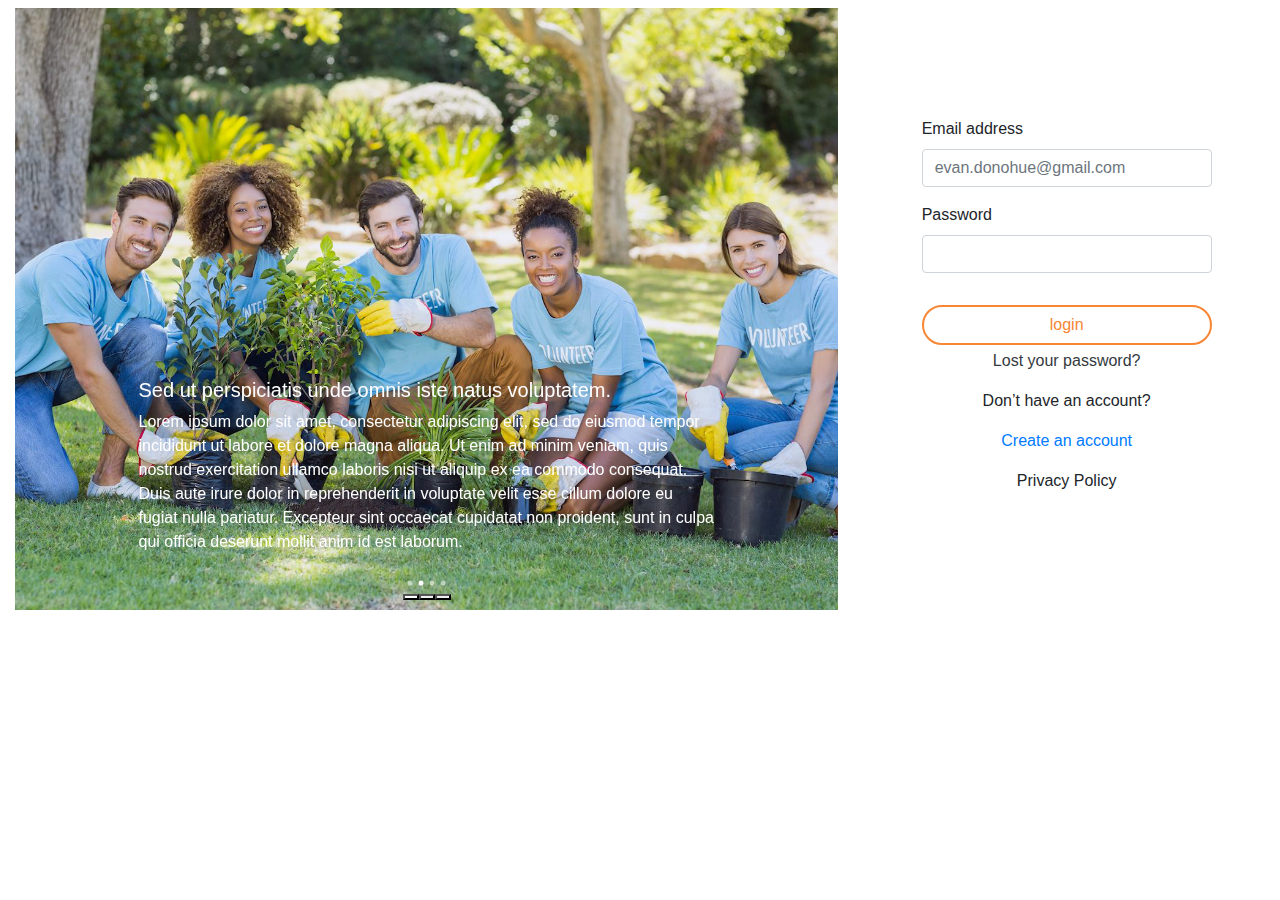
<file: html/index.html>
<!DOCTYPE html>
<html lang="en">
<head>
    <meta charset="UTF-8">
    <meta http-equiv="X-UA-Compatible" content="IE=edge">
    <meta name="viewport" content="width=device-width, initial-scale=1.0">
    <title>Document</title>
    <link rel="stylesheet" href="/bootstrap-4.0.0-dist[1]/css/bootstrap.min.css">
    <link rel="stylesheet" href="/css/login.css">

    <script src="/bootstrap-4.0.0-dist[1]/js/bootstrap.bundle.min.js"></script>
</head>
<body>

    <div class="container-fluid maindiv">
        <div class="row ">
            <div class="col-lg-8 col-md-12  col-sm-12 col-xs-11 mt-2" >
                <div id="carouselExampleCaptions" class="carousel slide" data-bs-ride="carousel"  data-bs-interval="20">
                    <div class="carousel-indicators">
                      <button type="button" data-bs-target="#carouselCaptions" data-bs-slide-to="0" class="active" aria-current="true" aria-label="Slide 1"></button>
                      <button type="button" data-bs-target="#carouselCaptions" data-bs-slide-to="1" aria-label="Slide 2"></button>
                      <button type="button" data-bs-target="#carouselCaptions" data-bs-slide-to="2" aria-label="Slide 3"></button>
                    </div>
                    <div class="carousel-inner">
                      <div class="carousel-item active leftimgs">
                        <img src="/images/Grow-Trees-On-the-path-to-environment-sustainability-login.png" class="d-block w-100 imgleft" alt="...">
                        <div class="carousel-caption d-none d-md-block">
                            <h5 class="title text-left">Sed ut perspiciatis unde omnis iste natus voluptatem.</h5>
                            <p class="desc text-left">Lorem ipsum dolor sit amet, consectetur adipiscing elit, sed do eiusmod tempor incididunt ut labore et dolore magna aliqua. Ut enim ad minim veniam, quis nostrud exercitation ullamco laboris nisi ut aliquip ex ea commodo consequat. Duis aute irure dolor in reprehenderit in voluptate velit esse cillum dolore eu fugiat nulla pariatur. Excepteur sint occaecat cupidatat non proident, sunt in culpa qui officia deserunt mollit anim id est laborum.</p>
                        </div>
                      </div>
                      <div class="carousel-item  leftimgs">
                        <img src="/images/image2.png" class="d-block w-100 imgleft" alt="...">
                        <div class="carousel-caption  d-none d-md-block">
                            <h5 class="title text-left">Sed ut perspiciatis unde omnis iste natus voluptatem.</h5>
                            <p class="desc text-left">Lorem ipsum dolor sit amet, consectetur adipiscing elit, sed do eiusmod tempor incididunt ut labore et dolore magna aliqua. Ut enim ad minim veniam, quis nostrud exercitation ullamco laboris nisi ut aliquip ex ea commodo consequat. Duis aute irure dolor in reprehenderit in voluptate velit esse cillum dolore eu fugiat nulla pariatur. Excepteur sint occaecat cupidatat non proident, sunt in culpa qui officia deserunt mollit anim id est laborum.</p>>
                        </div>
                      </div>
                      <div class="carousel-item leftimgs">
                        <img src="/images/img22.png" class="d-block w-100 imgleft" alt="...">
                        <div class="carousel-caption d-none  d-md-block">
                          <h5 class="title text-left">Sed ut perspiciatis unde omnis iste natus voluptatem.</h5>
                          <p class="desc text-left">Lorem ipsum dolor sit amet, consectetur adipiscing elit, sed do eiusmod tempor incididunt ut labore et dolore magna aliqua. Ut enim ad minim veniam, quis nostrud exercitation ullamco laboris nisi ut aliquip ex ea commodo consequat. Duis aute irure dolor in reprehenderit in voluptate velit esse cillum dolore eu fugiat nulla pariatur. Excepteur sint occaecat cupidatat non proident, sunt in culpa qui officia deserunt mollit anim id est laborum.</p>
                        </div>
                      </div>
                    </div>
                    <button class="carousel-control-prev" type="button" data-bs-target="#carouselExampleCaptions" data-bs-slide="prev">
                      <span class="carousel-control-prev-icon" aria-hidden="true"></span>
                      <span class="visually-hidden">Previous</span>
                    </button>
                    <button class="carousel-control-next" type="button" data-bs-target="#carouselExampleCaptions" data-bs-slide="next">
                      <span class="carousel-control-next-icon" aria-hidden="true"></span>
                      <span class="visually-hidden">Next</span>
                    </button>
                  </div>
            </div>
            
               

            <div class=" sidediv col-lg-4 col-md-12 col-sm-12 col-xs-11  align-self-center">
            <div class="row justify-content-center">
                <div class="col-lg-9 col-md-9 col-sm-9 col-xs-9">
                    <form >
                        <div class="mb-3 mt-3 ">
                          <label for="exampleInputEmail1" class="form-label">Email address</label>
                          <input type="email" class="form-control" id="exampleInputEmail1" aria-describedby="emailHelp" placeholder="evan.donohue@gmail.com">
                          
                        </div>
                        <div class="mb-3">
                          <label for="exampleInputPassword1" class="form-label">Password</label>
                          <input type="password" class="form-control" id="exampleInputPassword1">
                        </div>
                        <div class=" ">
                            <button type="submit" class="btn mt-3">login</button>
                        </div>
                        <div class="mb-3 mt-1 text-center ">
                            <a href="/html/forgot.html" class="lost mt-1 text-dark ">Lost your password?</a>
                        </div>
                       
                        <div class=" create1 mb-3 mt-1 text-center ">
                            <span>
                                Don’t have an account? 
                               </span><a href="" class="create mt-1  ">Create an account</a>
                        </div>
                        <div class="create2">
                            <div class="mb-3 mt-1 text-center ">
                                <span>
                                 Don’t have an account? 
                                </span> 
                             </div>
                             <div class="mb-3 mt-1 text-center ">
                                <a href="" class="create mt-1  ">Create an account</a>
                             </div>
                        </div>

                        <div class="mb-3  text-center policy ">
                            <span>Privacy Policy</span>
                        </div>
                       
                      </form>
                </div>
            </div>

               
            </div>
        </div>

    </div>
    
</body>
</html>
</file>
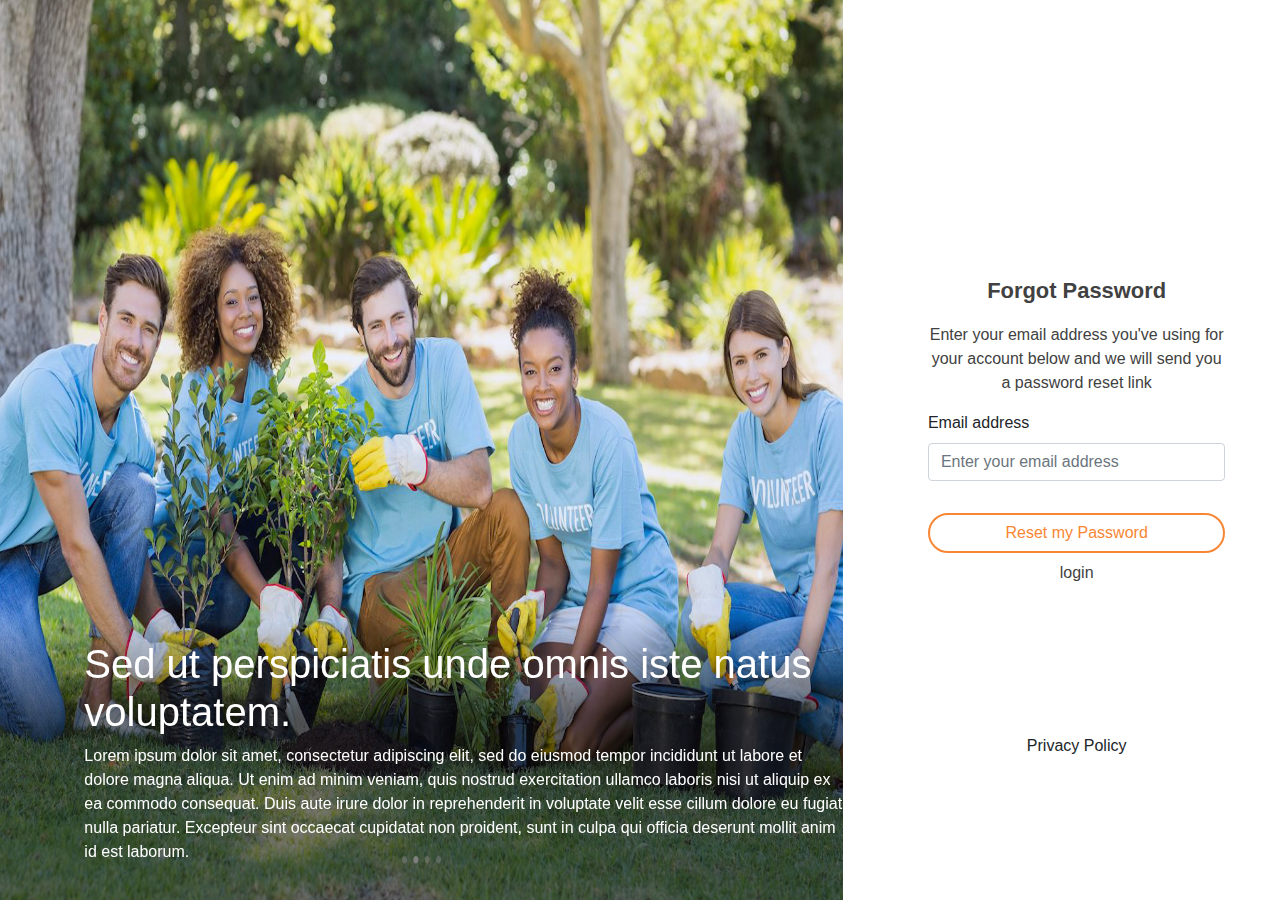
<file: html/forgot.html>
<!DOCTYPE html>
<html lang="en">
<head>
    <meta charset="UTF-8">
    <meta http-equiv="X-UA-Compatible" content="IE=edge">
    <meta name="viewport" content="width=device-width, initial-scale=1.0">
    <title>Document</title>
<link rel="stylesheet" href="../html/bootstrap-4.0.0-dist[1]/css/bootstrap.min.css">
<link rel="stylesheet" href="../html/css/forgot.css">
<!-- <script src="/bootstrap-4.0.0-dist[1]/js/bootstrap.bundle.min.js"></script> -->
</head>
<body>
    <div class="container-fluid maindiv p-0">
        <div class="row ">
          <div class="col col-lg-8 col-md-12 col-sm-12 col-xs-12">
            <div id="carouselExampleCaptions" class="carousel slide" data-bs-ride="carousel" data-bs-interval="2000">
                <!-- <div class="carousel-indicators">
                  <button type="button" data-bs-target="#carouselExampleCaptions" data-bs-slide-to="0" class="active" aria-current="true" aria-label="Slide 1"></button>
                  <button type="button" data-bs-target="#carouselExampleCaptions" data-bs-slide-to="1" aria-label="Slide 2"></button>
                  <button type="button" data-bs-target="#carouselExampleCaptions" data-bs-slide-to="2" aria-label="Slide 3"></button>
                </div> -->
                <div class="carousel-inner">
                  <div class="carousel-item active imgleft">
                    <img src="../html/images/Grow-Trees-On-the-path-to-environment-sustainability-login.png" class="d-block w-100 img1" alt="...">       
                    <div class="carousel-caption  d-md-block">
                      <h5 class="title text-left ">Sed ut perspiciatis unde omnis iste natus voluptatem.</h5>
                      <p class="subtitle  text-left">Lorem ipsum dolor sit amet, consectetur adipiscing elit, sed do eiusmod tempor incididunt ut labore et dolore magna aliqua. Ut enim ad minim veniam, quis nostrud exercitation ullamco laboris nisi ut aliquip ex ea commodo consequat. Duis aute irure dolor in reprehenderit in voluptate velit esse cillum dolore eu fugiat nulla pariatur. Excepteur sint occaecat cupidatat non proident, sunt in culpa qui officia deserunt mollit anim id est laborum.</p>
                    </div>
                  </div>
                  <div class="carousel-item imgleft">
                    <img src="../html/images/image2.png" class="d-block w-100 img1" alt="...">
                    <div class="carousel-caption  d-md-block">
                      <h5 class="title  text-left">Sed ut perspiciatis unde omnis iste natus voluptatem.</h5>
                      <p class="subtitle text-left">Lorem ipsum dolor sit amet, consectetur adipiscing elit, sed do eiusmod tempor incididunt ut labore et dolore magna aliqua. Ut enim ad minim veniam, quis nostrud exercitation ullamco laboris nisi ut aliquip ex ea commodo consequat. Duis aute irure dolor in reprehenderit in voluptate velit esse cillum dolore eu fugiat nulla pariatur. Excepteur sint occaecat cupidatat non proident, sunt in culpa qui officia deserunt mollit anim id est laborum.</p>
                    </div>
                  </div>
                  <div class="carousel-item imgleft">
                    <img src="../html/images/img11.png" class="d-block w-100 img1" alt="...">
                    <div class="carousel-caption  d-md-block">
                      <h5 class="title text-left">Sed ut perspiciatis unde omnis iste natus voluptatem.</h5>
                      <p class="subtitle text-left">Lorem ipsum dolor sit amet, consectetur adipiscing elit, sed do eiusmod tempor incididunt ut labore et dolore magna aliqua. Ut enim ad minim veniam, quis nostrud exercitation ullamco laboris nisi ut aliquip ex ea commodo consequat. Duis aute irure dolor in reprehenderit in voluptate velit esse cillum dolore eu fugiat nulla pariatur. Excepteur sint occaecat cupidatat non proident, sunt in culpa qui officia deserunt mollit anim id est laborum.</p>
                    </div>
                  </div>
                </div>
                <!-- <button class="carousel-control-prev" type="button" data-bs-target="#carouselExampleCaptions" data-bs-slide="prev">
                  <span class="carousel-control-prev-icon" aria-hidden="true"></span>
                  <span class="visually-hidden">Previous</span>
                </button>
                <button class="carousel-control-next" type="button" data-bs-target="#carouselExampleCaptions" data-bs-slide="next">
                  <span class="carousel-control-next-icon" aria-hidden="true"></span>
                  <span class="visually-hidden">Next</span>
                </button>
              </div> -->
        </div>

    </div>
            
               

            <div class=" sidediv col-lg-4 col-md-12 col-sm-12 col-xs-11  align-self-center">
            <div class="row justify-content-center">
                <div class="col-lg-9 col-md-9 col-sm-9 col-xs-9">
                    <form >
                        <p class="fs-5 text-center forget ">Forgot Password</p>
                        <div class="text-center">
                            <p class=" para">Enter your email address you've using for your account below and we will send you a password reset link</p>
                            
                        </div>
                        
                        <div class="mb-3 mt-3 ">
                          <label for="exampleInputEmail1" class="form-label">Email address</label>
                          <input type="email" class="form-control" id="exampleInputEmail1" aria-describedby="emailHelp" placeholder="Enter your email address">
                          
                        </div>
                        
                        <div class=" ">
                            <button type="submit" class="btn mt-3" >Reset my Password</button>
                        </div>
                        <div class="login text-center text-dark mt-2  ">
                            <a href="../html/login.html">login</a>
                        </div>
                        
                       
                        

                        <div class="mb-3  text-center policy ">
                            <span>Privacy Policy</span>
                        </div>
                       
                      </form>
                </div>
            </div>

               
            </div>
        </div>

    </div>
    <script src="https://cdn.jsdelivr.net/npm/bootstrap@5.3.0-alpha1/dist/js/bootstrap.bundle.min.js" integrity="sha384-w76AqPfDkMBDXo30jS1Sgez6pr3x5MlQ1ZAGC+nuZB+EYdgRZgiwxhTBTkF7CXvN" crossorigin="anonymous"></script>
</body>
</html>
</file>
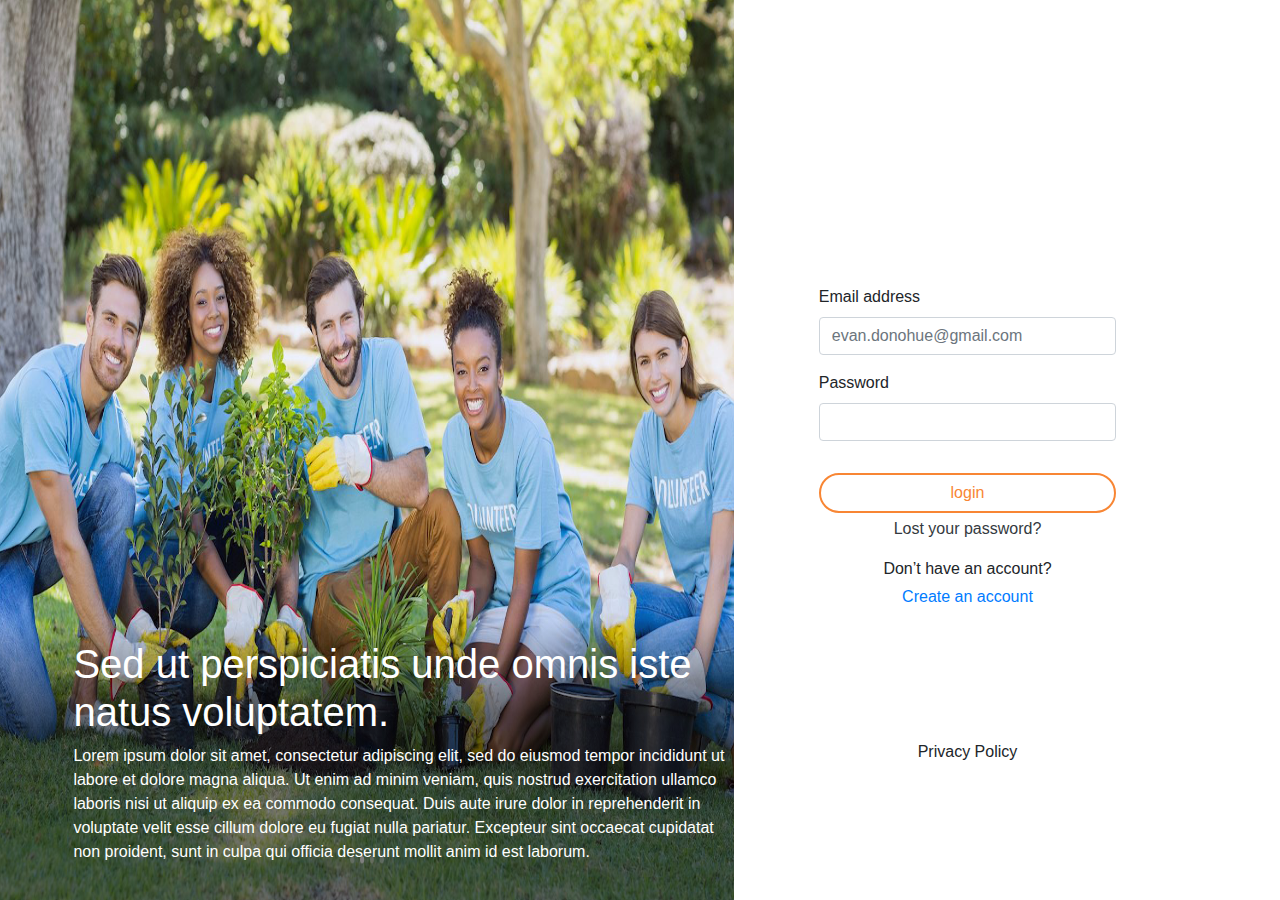
<file: html/login.html>
<!DOCTYPE html>
<html lang="en">
<head>
    <meta charset="UTF-8">
    <meta http-equiv="X-UA-Compatible" content="IE=edge">
    <meta name="viewport" content="width=device-width, initial-scale=1.0">
    <title>Document</title>
    <link rel="stylesheet" href="../html/bootstrap-4.0.0-dist[1]/css/bootstrap.min.css">
    <link rel="stylesheet" href="../html/css/login.css">

    <!-- <script src="/bootstrap-4.0.0-dist[1]/js/bootstrap.bundle.min.js"></script> -->
</head>
<body>

    <div class="container-fluid maindiv p-0">
        <div class="row ">
          <div class="col col-lg-7 col-md-12 col-sm-12 col-xs-12">
            <div id="carouselExampleCaptions" class="carousel slide" data-bs-ride="carousel" data-bs-interval="2000">
                <!-- <div class="carousel-indicators">
                  <button type="button" data-bs-target="#carouselExampleCaptions" data-bs-slide-to="0" class="active" aria-current="true" aria-label="Slide 1"></button>
                  <button type="button" data-bs-target="#carouselExampleCaptions" data-bs-slide-to="1" aria-label="Slide 2"></button>
                  <button type="button" data-bs-target="#carouselExampleCaptions" data-bs-slide-to="2" aria-label="Slide 3"></button>
                </div> -->
                <div class="carousel-inner">
                  <div class="carousel-item active imgleft">
                    <img src="../html/images/Grow-Trees-On-the-path-to-environment-sustainability-login.png" class="d-block w-100 img1" alt="...">       
                    <div class="carousel-caption  d-md-block">
                      <h5 class="title text-left">Sed ut perspiciatis unde omnis iste natus voluptatem.</h5>
                      <p class="subtitle text-left">Lorem ipsum dolor sit amet, consectetur adipiscing elit, sed do eiusmod tempor incididunt ut labore et dolore magna aliqua. Ut enim ad minim veniam, quis nostrud exercitation ullamco laboris nisi ut aliquip ex ea commodo consequat. Duis aute irure dolor in reprehenderit in voluptate velit esse cillum dolore eu fugiat nulla pariatur. Excepteur sint occaecat cupidatat non proident, sunt in culpa qui officia deserunt mollit anim id est laborum.</p>
                    </div>
                  </div>
                  <div class="carousel-item imgleft">
                    <img src="../html/images/image2.png" class="d-block w-100 img1" alt="...">
                    <div class="carousel-caption  d-md-block">
                      <h5 class="title text-left">Sed ut perspiciatis unde omnis iste natus voluptatem.</h5>
                      <p class="subtitle text-left">Lorem ipsum dolor sit amet, consectetur adipiscing elit, sed do eiusmod tempor incididunt ut labore et dolore magna aliqua. Ut enim ad minim veniam, quis nostrud exercitation ullamco laboris nisi ut aliquip ex ea commodo consequat. Duis aute irure dolor in reprehenderit in voluptate velit esse cillum dolore eu fugiat nulla pariatur. Excepteur sint occaecat cupidatat non proident, sunt in culpa qui officia deserunt mollit anim id est laborum.</p>
                    </div>
                  </div>
                  <div class="carousel-item imgleft">
                    <img src="../html/images/img11.png" class="d-block w-100 img1" alt="...">
                    <div class="carousel-caption  d-md-block">
                      <h5 class="title text-left">Sed ut perspiciatis unde omnis iste natus voluptatem.</h5>
                      <p class="subtitle text-left">Lorem ipsum dolor sit amet, consectetur adipiscing elit, sed do eiusmod tempor incididunt ut labore et dolore magna aliqua. Ut enim ad minim veniam, quis nostrud exercitation ullamco laboris nisi ut aliquip ex ea commodo consequat. Duis aute irure dolor in reprehenderit in voluptate velit esse cillum dolore eu fugiat nulla pariatur. Excepteur sint occaecat cupidatat non proident, sunt in culpa qui officia deserunt mollit anim id est laborum.</p>
                    </div>
                  </div>
                </div>
                <!-- <button class="carousel-control-prev" type="button" data-bs-target="#carouselExampleCaptions" data-bs-slide="prev">
                  <span class="carousel-control-prev-icon" aria-hidden="true"></span>
                  <span class="visually-hidden">Previous</span>
                </button>
                <button class="carousel-control-next" type="button" data-bs-target="#carouselExampleCaptions" data-bs-slide="next">
                  <span class="carousel-control-next-icon" aria-hidden="true"></span>
                  <span class="visually-hidden">Next</span>
                </button>
              </div> -->
        </div>

    </div>

            
               

            <div class=" sidediv col-lg-4 col-md-11 col-sm-11 col-xs-10  align-self-center  ">
            <div class="row justify-content-center">
                <div class="col-lg-9 col-md-9 col-sm-9 col-xs-9">
                    <form >
                        <div class="mb-3  email ">
                          <label for="exampleInputEmail1" class="form-label ">Email address</label>
                          <input type="email" class="form-control" id="exampleInputEmail1" aria-describedby="emailHelp" placeholder="evan.donohue@gmail.com">
                          
                        </div>
                        <div class="mb-3">
                          <label for="exampleInputPassword1" class="form-label">Password</label>
                          <input type="password" class="form-control" id="exampleInputPassword1">
                        </div>
                        <div class=" ">
                            <button type="submit" class="btn mt-3">login</button>
                        </div>
                        <div class="mb-3 mt-1 text-center ">
                            <a href="../html/forgot.html" class="lost mt-1 text-dark ">Lost your password?</a>
                        </div>
                       
                        <div class=" create1 mb-3 mt-1 text-center ">
                            <span>
                                Don’t have an account? 
                               </span><a href="../html/register.html " class="create mt-1  ">Create an account</a>
                        </div>
                        <div class="create2">
                            <div class="mb-3 mt-1 text-center dont ">
                                <span>
                                 Don’t have an account? 
                                </span> 
                             </div>
                             <div class="mb-3 mt-1 text-center create ">
                                <a href="../html/register.html" class="create mt-1 ">Create an account</a>
                             </div>
                        </div>

                        <div class="  text-center policy ">
                            <span>Privacy Policy</span>
                        </div>
                       
                      </form>
                </div>
            </div>

               
            </div>
        </div>

    </div>
    <script src="https://cdn.jsdelivr.net/npm/bootstrap@5.3.0-alpha1/dist/js/bootstrap.bundle.min.js" integrity="sha384-w76AqPfDkMBDXo30jS1Sgez6pr3x5MlQ1ZAGC+nuZB+EYdgRZgiwxhTBTkF7CXvN" crossorigin="anonymous"></script>
</body>
</html>
</file>
<file: css/login.css>
.maindiv{
    height: 100%;}
   
  

.img{
    width: 1344px;
height: 983px;
/* UI Properties */
opacity: 1;
}
.img1{
    width: 1344px;
height: 983px;
/* UI Properties */
opacity: 1;
}

.btn{
    width: 100%;
height: 10%;
border:2px solid #F88634;
border-radius: 24px;
opacity: 1;
background-color: white;
color: #F88634;

}
a .lost{
    width: 2%;
height: 5%;
text-align: center;
font-size: 2%;
letter-spacing: 0px;
color: #414141;
opacity: 1;
}
/* .policy{
    margin-top: 60%;
} */

.create2{
    display: none;
}
@media screen and (min-width:768px) and (max-width:1309px){
    .create1{
        display: none;
    }
    .create2{
        display: inline;
    }
    
}
.carousel-control-prev{
    opacity: 0;
}
.carousel-control-next{
    opacity: 0;
}
.carousel-control-prev:focus .carousel-control-prev:hover
.carousel-control-next:focus .carousel-control-next:hover{
    opacity: 0;
}
</file>
<file: html/css/forgot.css>
.maindiv{
    height: 100%;}
    .btn{
        width: 100%;
    height: 10%;
    border:2px solid #F88634;
    border-radius: 24px;
    opacity: 1;
    background-color: white;
    color: #F88634;
    
    }
    .text-left{
      padding-left: 10%;
    }
   
    a{
        width: 10%;
height: 5%;
        color: #414141;
        text-decoration: none;
    }
  .forget{
   margin-top: 50%;
font-weight: bold;
letter-spacing: 0px;
color: #414141;
opacity: 1;
font-size: 1.37rem;
  }
  .para{
    width: 100%;
height: 20%;
    letter-spacing: 0px;
color: #414141;
opacity: 1;
  }
  .policy{
    margin-top: 50%;
  }
  @media screen and (max-width:991px) {
    .forget{
       margin-top: 5%;
    }
    .policy{
        margin-top: 30%;

    }
    
  }
  .title{
    font-size: 2.5rem;
    color: #FFFFFF;
    letter-spacing: 0px;
    opacity: 1;
}
.subtitle{
    font-size: 1rem;
    color: #FFFFFF;
    letter-spacing: 0px;
    opacity: 1;
    
}
.img1{
    height: 100vh;
    
}
.carousel-caption{
    
    background-image: linear-gradient(
        to top,
        rgba(0, 0, 0, 0.5),
        rgba(0, 0, 0, 0.5),
        rgba(0, 0, 0, 0.5),
        transparent);
        width: 100%;
        left: 0;
        bottom: 0 !important;
}



@media screen and (max-width:991px) {
    .img1{
        height: 50vh;
    }
    
}
@media screen and (min-width:360px) and (max-width:991px) {

    .title{
    font-size: 1rem;
    color: #FFFFFF;
    letter-spacing: 0px;
    opacity: 1;
}
.subtitle{
    font-size: 0.5rem;
    color: #FFFFFF;
    letter-spacing: 0px;
    opacity: 1;
    margin-bottom: 0%;
}
.carousel-caption{
    background-image: linear-gradient(
        to top,
        rgba(0, 0, 0, 0.5),
        rgba(0, 0, 0, 0.5),
        rgba(0, 0, 0, 0.5),
        transparent);
        width: 100%;
        left: 0;
        bottom: 0 !important;
   
}
}
@media screen and (max-width:360px) {

    .title{
    font-size: 0.7rem;
    color: #FFFFFF;
    letter-spacing: 0px;
    opacity: 1;
}
.subtitle{
    font-size: 0.3rem;
    color: #FFFFFF;
    letter-spacing: 0px;
    opacity: 1;
    margin-bottom: 0%;
}
.carousel-caption{
    background-image: linear-gradient(
        to top,
        rgba(0, 0, 0, 0.5),
        rgba(0, 0, 0, 0.5),
        rgba(0, 0, 0, 0.5),
        transparent);
        width: 100%;
        left: 0;
        bottom: 0 !important;
}
}
</file>
<file: html/css/login.css>
.maindiv{
    height: 100%;}
   
  


/* .carousel-control-prev{
    opacity: 0;
}
.carousel-control-next{
    opacity: 0;
}
.carousel-control-prev:focus .carousel-control-prev:hover
.carousel-control-next:focus .carousel-control-next:hover{
    opacity: 0;
} */

.title{
    font-size: 2.5rem;
    color: #FFFFFF;
    letter-spacing: 0px;
    opacity: 1;
}
.subtitle{
    font-size: 1rem;
    color: #FFFFFF;
    letter-spacing: 0px;
    opacity: 1;
    
}
.img1{
    height: 100vh;
    
    
}
.carousel-caption{
    
    background-image: linear-gradient(
        to top,
        rgba(0, 0, 0, 0.5),
        rgba(0, 0, 0, 0.5),
        rgba(0, 0, 0, 0.5),
        transparent);
        width: 100%;
        left: 0;
        bottom: 0 !important;
}



@media screen and (max-width:991px) {
    .img1{
        height: 50vh;
    }
 
    
}
/* @media screen and (min-width:360px) and (max-width:991px) {
    .email{
        margin-top: 5%;
     }
     .policy{
         margin-top: 30%;
    
     }
     
} */
@media screen and (min-width:360px) and (max-width:991px) {

    .title{
    font-size: 1.5rem;
    color: #FFFFFF;
    letter-spacing: 0px;
    opacity: 1;
}
.subtitle{
    font-size: 0.7rem;
    color: #FFFFFF;
    letter-spacing: 0px;
    opacity: 1;
    margin-bottom: 0%;
}
.carousel-caption{
    background-image: linear-gradient(
        to top,
        rgba(0, 0, 0, 0.5),
        rgba(0, 0, 0, 0.5),
        rgba(0, 0, 0, 0.5),
        transparent);
        width: 100%;
        left: 0;
        bottom: 0 !important;
   
}

 


}
@media screen and (max-width:360px) {

    .title{
    font-size: 0.9rem;
    color: #FFFFFF;
    letter-spacing: 0px;
    opacity: 1;
}
.subtitle{
    font-size: 0.5rem;
    color: #FFFFFF;
    letter-spacing: 0px;
    opacity: 1;
    margin-bottom: 0%;
}
.carousel-caption{
    background-image: linear-gradient(
        to top,
        rgba(0, 0, 0, 0.5),
        rgba(0, 0, 0, 0.5),
        rgba(0, 0, 0, 0.5),
        transparent);
        width: 100%;
        left: 0;
        bottom: 0 !important;
}
}
.btn{
    width: 100%;
height: 10%;
border:2px solid #F88634;
border-radius: 24px;
opacity: 1;
background-color: white;
color: #F88634;

}
a .lost{
    width: 2%;
height: 5%;
text-align: center;
font-size: 2%;
letter-spacing: 0px;
color: #414141;
opacity: 1;
}
.email{
    margin-top: 50%;
}
.policy{
    margin-top: 44%;
}

.create2{
    display: none;
}
.text-left{
    padding-left: 10%;
  }
@media screen and (max-width:1309px){
    .create1{
        display: none;
    }
    .create2{
        display: inline;
    }
    .create{
        margin-top: 0%;
    }
    .dont{
        margin-bottom: 0% !important;
    }
}
    @media screen and (max-width:991px) {
        .email{
           margin-top: 5%;
        }
        .policy{
            margin-top: 30%;
    
        }
        
      }
</file>
